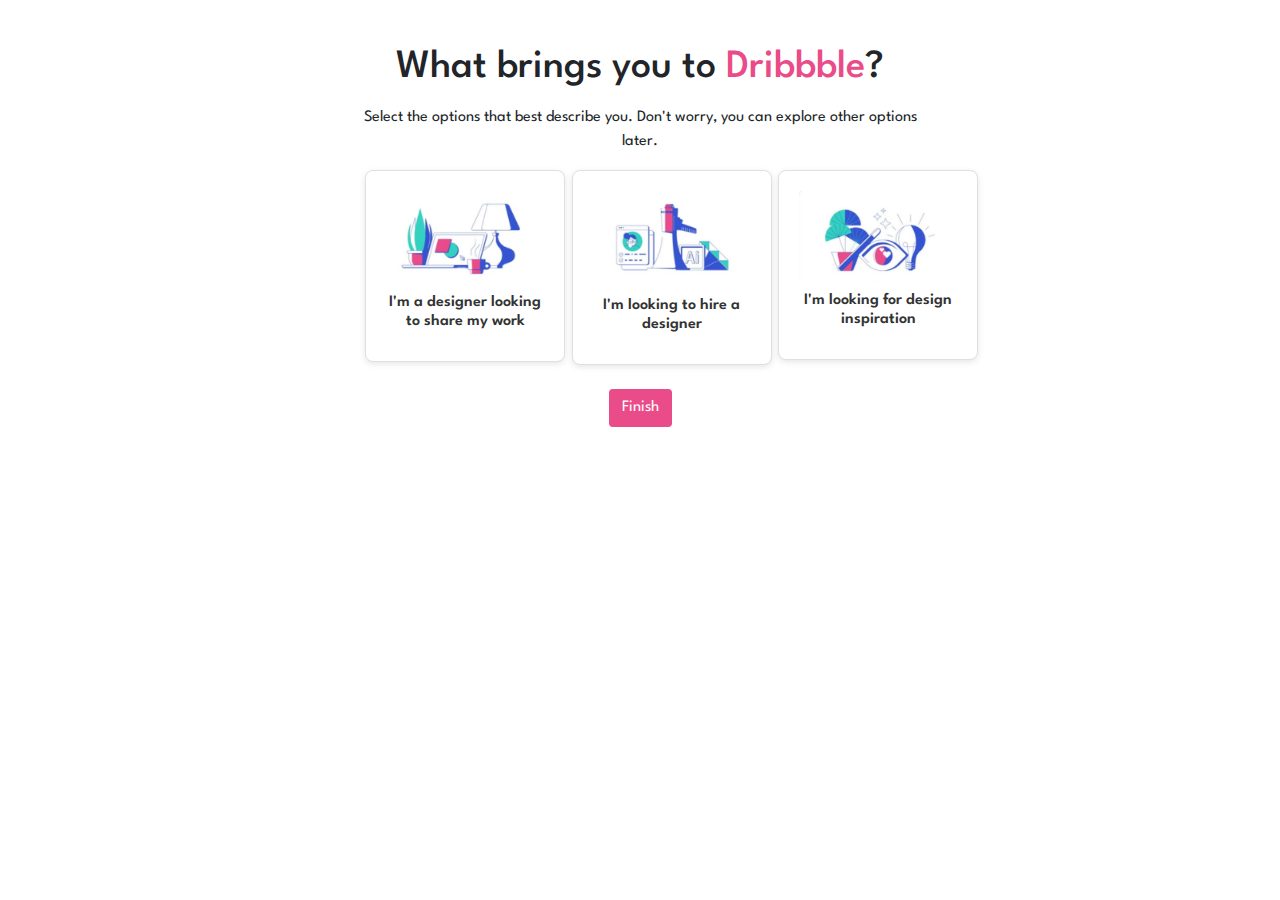
<file: select.html>
<!DOCTYPE html>
<html lang="en">
<head>
  <meta charset="UTF-8">
  <meta name="viewport" content="width=device-width, initial-scale=1.0">
  <title>Dribbble</title>
  <link rel="preconnect" href="https://fonts.googleapis.com">
  <link rel="preconnect" href="https://fonts.gstatic.com" crossorigin>
  <link href="https://fonts.googleapis.com/css2?family=League+Spartan:wght@600&display=swap" rel="stylesheet">
  <link rel="stylesheet" href="https://maxcdn.bootstrapcdn.com/bootstrap/4.5.2/css/bootstrap.min.css">
  <link rel="stylesheet" href="styles.css">
</head>
<body>
  <div class="container-fluid">
    <div class="container select">
      <h1>What brings you to <span class="brand-text">Dribbble</span>?</h1>
      <p id="para">Select the options that best describe you. Don't worry, you can explore other options later.</p>
      <div class="row">
        <div class="col-lg-4 col-md-6">
          <div class="card">
            <img src="assets/1.jpg" alt="Designer" class="img-fluid">
            <h2>I'm a designer looking to share my work</h2>
            <div class="sub-content">
              <p>I'm a designer looking to share my work. I want to showcase my projects and connect with other designers.</p>
            </div>
            <div class="tick-mark">✓</div>
          </div>
        </div>
        <div class="col-lg-4 col-md-6">
          <div class="card">
            <img src="assets/2.jpg" alt="Hire Designer" class="img-fluid">
            <h2>I'm looking to hire a designer</h2>
            <div class="sub-content">
              <p>I'm looking to hire a designer for my project. I need someone with creative skills and experience.</p>
            </div>
            <div class="tick-mark">✓</div>
          </div>
        </div>
        <div class="col-lg-4 col-md-6">
          <div class="card">
            <img src="assets/3.jpg" alt="Design Inspiration" class="img-fluid">
            <h2>I'm looking for design inspiration</h2>
            <div class="sub-content">
              <p>I'm seeking design inspiration for my upcoming project. I want to explore different styles and ideas.</p>
            </div>
            <div class="tick-mark">✓</div>
          </div>
        </div>
      </div>
      <div class="text-center mt-4">
        <a href="last.html"><button class="btn btn-pink" >Finish</button></a>
      </div>
    </div>
  </div>

  <script src="https://code.jquery.com/jquery-3.6.0.min.js"></script>
  <script src="https://maxcdn.bootstrapcdn.com/bootstrap/4.5.2/js/bootstrap.min.js"></script>
  <script>
    document.addEventListener('DOMContentLoaded', function() {
      const cards = document.querySelectorAll('.card');
      const finishBtn = document.querySelector('.finish-btn');

      // Add event listener to each card
      cards.forEach(card => {
        card.addEventListener('click', function() {
          // Toggle the selected class to highlight the selected card
          cards.forEach(c => c.classList.remove('selected'));
          this.classList.add('selected');

          // Enable the finish button
          finishBtn.removeAttribute('disabled');
        });
      });

      // Add event listener to the finish button
      finishBtn.addEventListener('click', function() {
        // Perform action when the finish button is clicked
        console.log('Finish button clicked');
      });
    });
  </script>
</body>
</html>
</file>
<file: styles.css>
* {
    margin: 0;
    padding: 0;
    font-family: 'League Spartan', sans-serif;
}

body {
  
    background-color: white;
}

.input {
    background-color: #f0f0f0; 
    border: 1px solid #ccc;
    border-radius: 5px; 
    padding: 10px;
    width: 100%; 
    font-size: medium;
    font-weight: lighter;
  }
#login
  {
    margin: 2%;
}
.terms{
  font-size: small;
}
#choosede{
  padding-top:3%;
}
.signin{
    text-decoration: none;
    position: absolute;
    padding-left: 80%;
    padding-top: 40px;
}

#left-section{
    background-color: #e8bfcb;
    font-size: larger;
}

.blue{
    color: blue;
    font-size: small;
}
.illustration {
    text-align: left;
}

.artist-credit {
    font-size: 0.8rem;
    margin-top: 0.5rem;
}

/* profile html */
.container-fluid{
  padding-top: 2%;
  max-width: 50%;
}
.card-body{
  display: flex;
  flex-direction: row;
}
.choose{
  margin: 10%;
}

.brand-text {
  text-decoration: none;
    color: #ea4c89;
  }
  
  .card {
    border: none;
    max-width: 500px;
  }
  
 
  .avatar {
    width: 150px;
    height: 150px;
    border-radius: 50%;
  
  }
  
.btn-pink {
    background-color: #ea4c89;
    color: white;
  }
 
/* select html */
.container {
  padding:10px;
  text-align: center;
}
.select{
  padding-top: 3%;
}

#para{
  padding-top: 1%;
}

/* Cards Styling */
.cards {
  display: flex;
  justify-content: center;
  margin-top: 40px;
}

.card {
  width: 200px;
  background-color: #fff;
  border: 1px solid #e0e0e0;
  border-radius: 8px;
  padding: 20px;
  margin: 0 20px;
  cursor: pointer;
  box-shadow: 0 2px 6px rgba(0, 0, 0, 0.1);
  transition: all 0.3s ease;
  position: relative;
}

.card:hover {
  border-color: #b3b3b3;
  box-shadow: 0 4px 12px rgba(0, 0, 0, 0.15);
}

.card.selected {
  border-color: #ff4d96;
  box-shadow: 0 4px 12px rgba(255, 77, 150, 0.3);
}

.card img{
  max-width: 200px;
  margin-bottom: 8px;
}

.card h2 {
  font-size: 16px;
  font-weight: 600;
  color: #333;
  margin-bottom: 10px;
}

/* Tick mark Styling */
.tick-mark {
  position: absolute;
  top: 10px;
  right: 10px;
  width: 30px;
  height: 30px;
  border-radius: 50%;
  border: 2px solid #ff4d96;
  display: flex;
  justify-content: center;
  align-items: center;
  font-size: 20px;
  color: #ff4d96;
  transition: opacity 0.3s ease;
  opacity: 0;
}

.card.selected .tick-mark {
  opacity: 1;
}

/* Sub-content Styling */
.sub-content {
  background-color: rgba(255, 255, 255, 0.9);
  padding: 15px;
  border-radius: 8px;
  font-size: 14px;
  color: #575757;
  margin-top: 20px;
  display: none;
}

.card.selected .sub-content {
  display: block;
}

/* Finish Button Styling */
.finish-btn {
  background-color: #ff4d96;
  color: #fff;
  border: none;
  border-radius: 4px;
  padding: 12px 24px;
  font-size: 16px;
  font-weight: 600;
  cursor: pointer;
  transition: background-color 0.3s ease;
  margin-top: 30px;
}

.finish-btn:hover {
  background-color: #e43f76;
}

.finish-btn:disabled {
  background-color: #d0d0d0;
  cursor: not-allowed;
}
/* last.html */
.d-flex{
  justify-content: center;
}


/* responsive */
@media screen and (max-width: 575.98px) {
  .signin{
    padding-top: 120%;
    padding-left: 60%;
  }
  .col-md-10 {
    width: 90%;
    margin: 0 auto;
}
.container-fluid{
  max-width: 70%;
}
.nav-link{
  padding: 1%;
}
}


@media screen and (min-width: 576px) and (max-width: 767.98px) {
  col-md-10 {
    width: 80%;
    margin: 0 auto;
  }
}


@media screen and (min-width: 768px) and (max-width: 991.98px) {
  .col-md-10 {
    width: 60%;
    margin: 0 auto;
  }
  }
</file>
